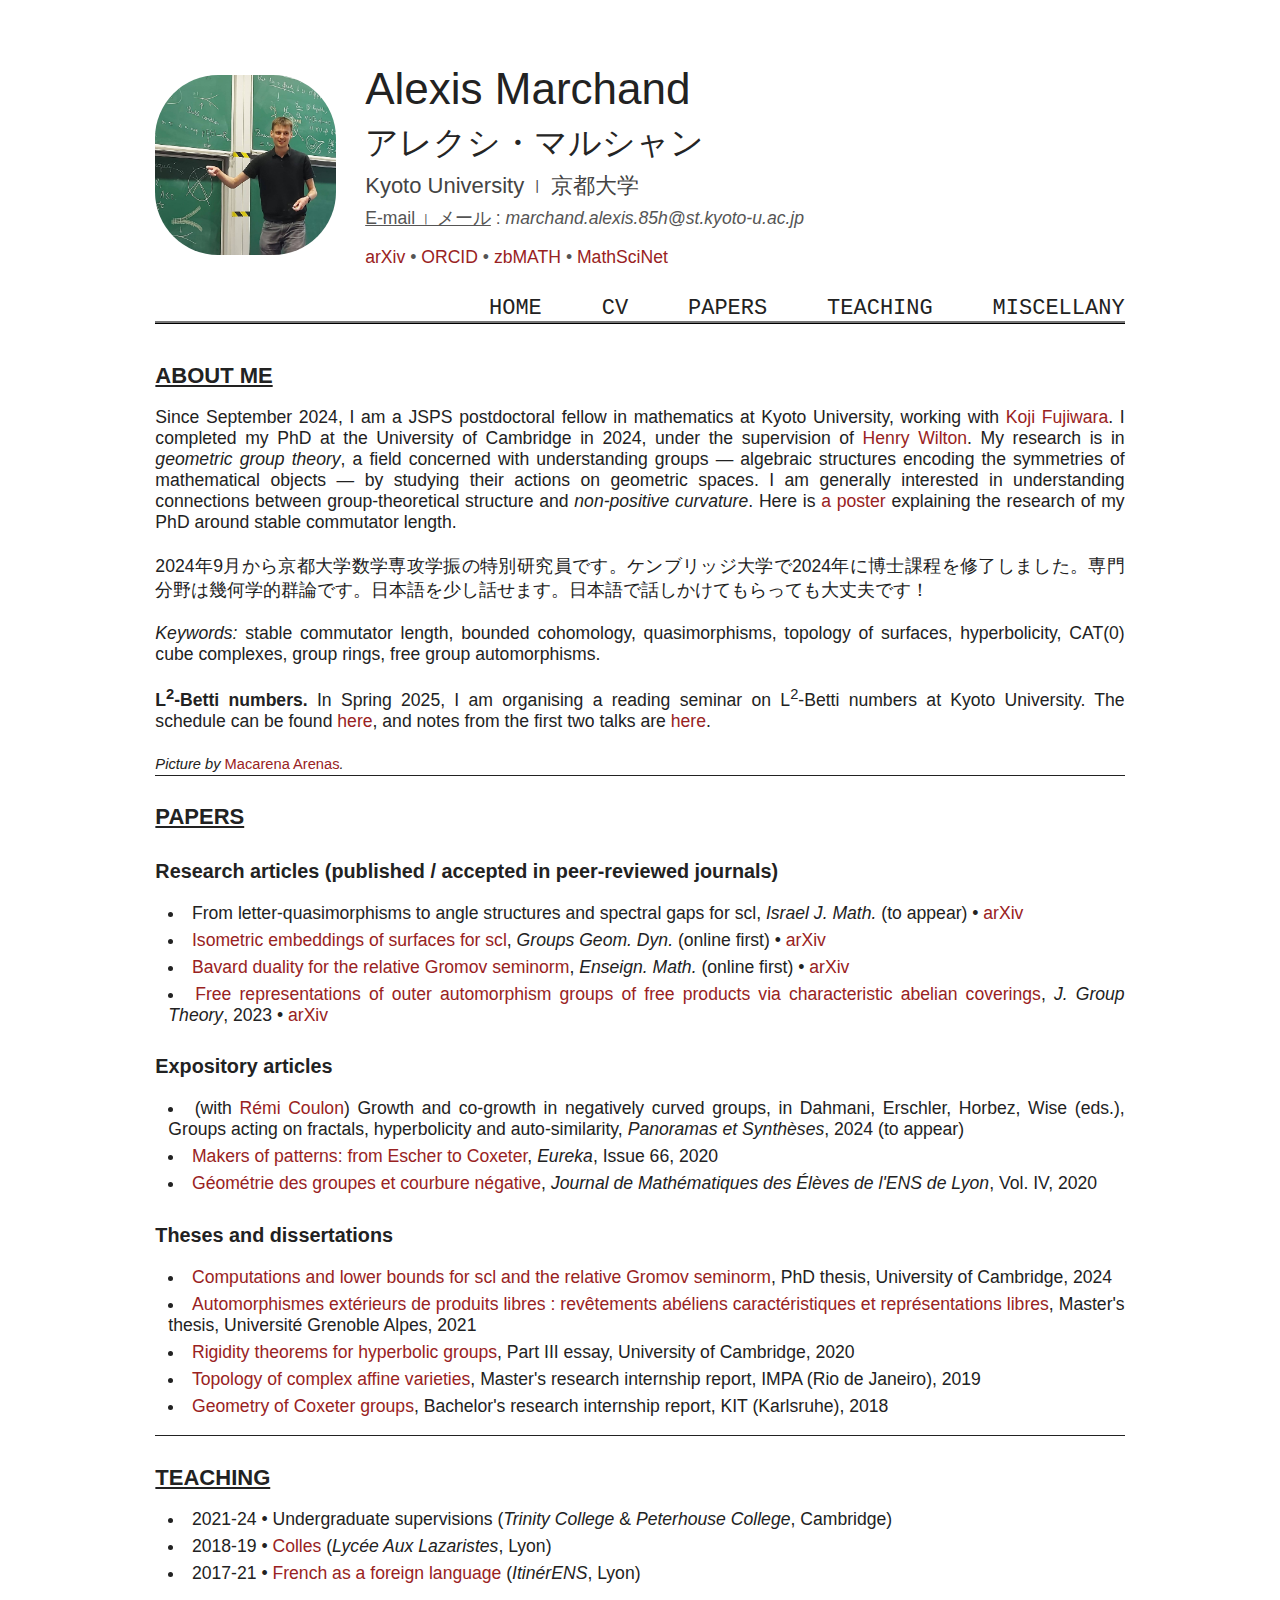
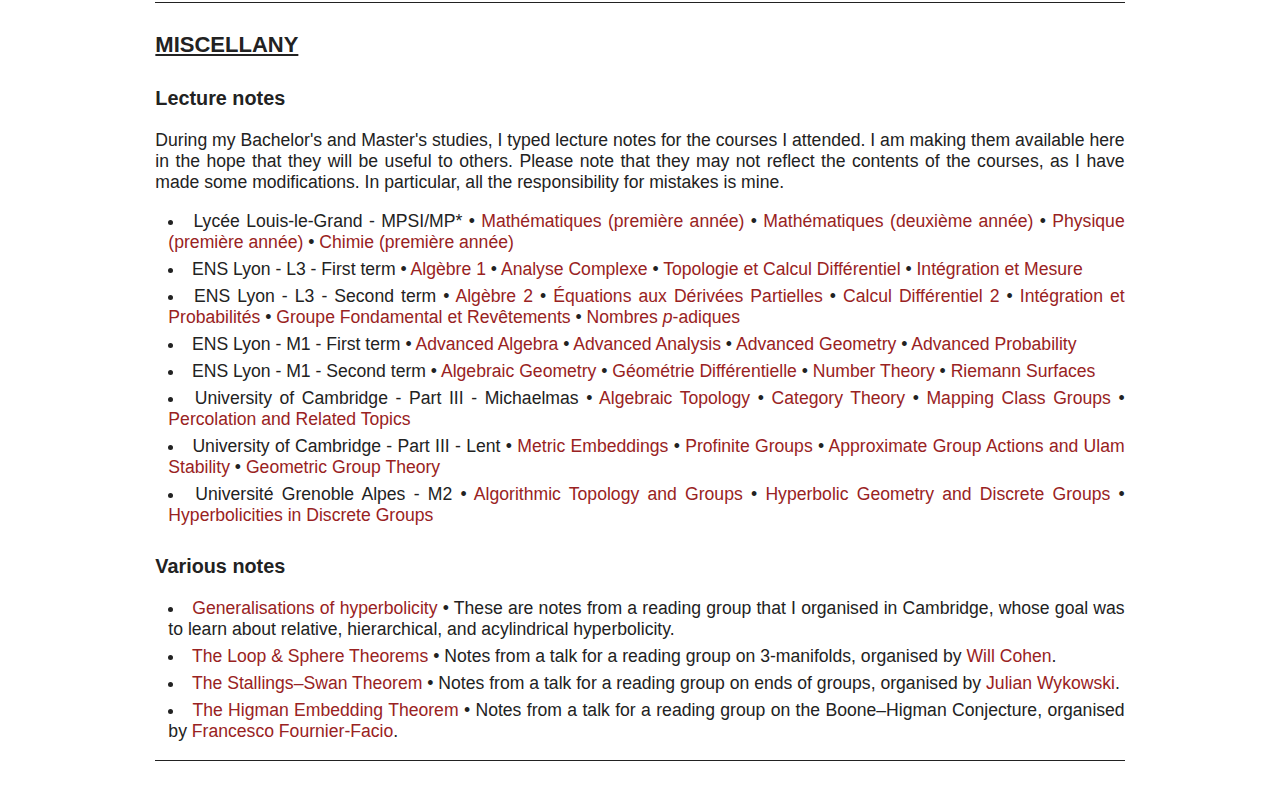
<file: index.html>
<!DOCTYPE html>
<html>

   <head>
	<html>
		<meta charset="utf-8" />
		<meta name="viewport" content="width=device-width, initial-scale=1" />
		<meta name="description" content="Academic webpage of Alexis Marchand" />
	</html>
      <link rel="stylesheet" href="style.css"/>
      <link rel="icon" type="image/x-icon" href="pictures/favicon.ico">
      <title>Alexis Marchand</title>
   </head>


   <body>
      <div id="page">

      <header>
	<div class="container">
		<div class="image">
			<img class="img-circle" src="pictures/photo.png" />
		</div>

		<div class="text">

			<h1>Alexis Marchand<br>
				<span class="jp">アレクシ</span><span class="jp">・</span><span class="jp">マルシャン</span></h1>

			<h2>Kyoto University । 京都大学</h2>

			<h3><span style="text-decoration: underline;">E-mail । メール</span> : <i>marchand.alexis.85h@st.kyoto-u.ac.jp</i></h3>

			<h3><a href="http://arxiv.org/a/marchand_a_1">arXiv</a>
          &#8226; <a href="https://orcid.org/0000-0001-6594-4254">ORCID</a>
          &#8226; <a href="https://zbmath.org/authors/marchand.alexis">zbMATH</a>
          &#8226; <a href="https://mathscinet.ams.org/mathscinet/MRAuthorID/1549589">MathSciNet</a></h3>

			<nav>
			  <a href="." class="navigation">Home</a>
        <a href="docs/CV-en.pdf" target="_blank" class="navigation">CV</a>
        <a href="#papers" class="navigation">Papers</a>
        <a href="#teaching" class="navigation">Teaching</a>
        <a href="#misc" class="navigation">Miscellany</a>
			</nav>
		</div>
	</div>
      </header>

      <article id="aboutme">
        <h2>About me</h2>
        Since September 2024, I am a JSPS postdoctoral fellow in mathematics at Kyoto University, working with <a href="https://www.math.kyoto-u.ac.jp/~kfujiwara/">Koji Fujiwara</a>. I completed my PhD at the University of Cambridge in 2024, under the supervision of <a href="https://www.dpmms.cam.ac.uk/~hjrw2/">Henry Wilton</a>.
        My research is in <em>geometric group theory</em>, a field concerned with understanding groups — algebraic structures encoding the symmetries of mathematical objects — by studying their actions on geometric spaces.
   	I am generally interested in understanding connections between group-theoretical structure and <em>non-positive curvature</em>.
	Here is <a href="docs/maths/2024-Poster-SCLSurfacesRationality.pdf">a poster</a> explaining the research of my PhD around stable commutator length.<br/><br/>

                2024年9月から京都大学数学専攻学振の特別研究員です。ケンブリッジ大学で2024年に博士課程を修了しました。専門分野は幾何学的群論です。日本語を少し話せます。日本語で話しかけてもらっても大丈夫です！<br/><br/>

	<em>Keywords:</em> stable commutator length, bounded cohomology, quasimorphisms, topology of surfaces, hyperbolicity, CAT(0) cube complexes, group rings, free group automorphisms.<br/><br/>

	<b>L<sup>2</sup>-Betti numbers.</b> In Spring 2025, I am organising a reading seminar on L<sup>2</sup>-Betti numbers at Kyoto University. The schedule can be found <a href="docs/maths/2025-L2BettiNumbers-Schedule.pdf">here</a>, and notes from the first two talks are <a href="docs/maths/2025-L2BettiNumbers.pdf">here</a>.<br/><br/>

	<small><i>Picture by <a href="https://www.dpmms.cam.ac.uk/~mcr59/">Macarena Arenas</a>.</i></small>
      </article>

      <article id="papers">
        <h2>Papers</h2>
        <h3>Research articles (published / accepted in peer-reviewed journals)</h3>
	<ul>
          <li>From letter-quasimorphisms to angle structures and spectral gaps for scl, <span class="emph">Israel J. Math.</span> (to appear)
	                &#8226; <a href="https://arxiv.org/abs/2402.13856">arXiv</a>
		</li>
          <li><a href="https://doi.org/10.4171/ggd/845">Isometric embeddings of surfaces for scl</a>, <span class="emph">Groups Geom. Dyn.</span> (online first)
	                &#8226; <a href="https://arxiv.org/abs/2302.04133">arXiv</a>
		</li>
          <li><a href="https://doi.org/10.4171/lem/1087">Bavard duality for the relative Gromov seminorm</a>, <span class="emph">Enseign. Math.</span> (online first)
                  &#8226; <a href="https://arxiv.org/abs/2305.02149">arXiv</a>
		</li>

          <li><a href="https://doi.org/10.1515/jgth-2021-0154">Free representations of outer automorphism groups of free products via characteristic abelian coverings</a>, <span class="emph">J. Group Theory</span>, 2023
	                &#8226; <a href="https://arxiv.org/abs/2107.11230">arXiv</a>
		</li>
        </ul>
        <h3>Expository articles</h3>
        <ul>
        	<li>(with <a href="https://rcoulon.perso.math.cnrs.fr/">Rémi Coulon</a>) Growth and co-growth in negatively curved groups, in Dahmani, Erschler, Horbez, Wise (eds.), Groups acting on fractals, hyperbolicity and auto-similarity, <span class="emph">Panoramas et Synthèses</span>, 2024 (to appear)<br/>
		</li>

        	<li><a href="docs/maths/2020-ArticleEureka-Published.pdf">Makers of patterns: from Escher to Coxeter</a>, <span class="emph">Eureka</span>, Issue 66, 2020
		</li>

		<li><a href="docs/maths/2019-ArticleJME.pdf">Géométrie des groupes et courbure négative</a>, <span class="emph">Journal de Mathématiques des Élèves de l'ENS de Lyon</span>, Vol. IV, 2020
		</li>
	</ul>

	<h3>Theses and dissertations</h3>
	<ul>
		<li><a href="https://doi.org/10.17863/CAM.112418">Computations and lower bounds for scl and the relative Gromov seminorm</a>, PhD thesis, University of Cambridge, 2024</li>
		
		<li><a href="docs/maths/2021-AutomorphismesExterieursProduitsLibres.pdf">Automorphismes extérieurs de produits libres : revêtements abéliens caractéristiques et représentations libres</a>, Master's thesis, Université Grenoble Alpes, 2021</li>

		<li><a href="docs/maths/2020-RigidityTheoremsHyperbolicGroups.pdf">Rigidity theorems for hyperbolic groups</a>, Part III essay, University of Cambridge, 2020</li>

		<li><a href="docs/maths/2019-TopologyComplexAffineVarieties.pdf">Topology of complex affine varieties</a>, Master's research internship report, IMPA (Rio de Janeiro), 2019</li>

		<li><a href="docs/maths/2018-GeometryCoxeterGroups.pdf">Geometry of Coxeter groups</a>, Bachelor's research internship report, KIT (Karlsruhe), 2018</li>
        </ul>
      </article>

      <article id="teaching">
        <h2>Teaching</h2>
        <ul>
	        <li>2021-24 &#8226; Undergraduate supervisions (<span class="emph">Trinity College</span> &amp; <span class="emph">Peterhouse College</span>, Cambridge)</li>
        	<li>2018-19 &#8226; <a href=colles/>Colles</a> (<span class="emph">Lycée Aux Lazaristes</span>, Lyon)</li>
        	<li>2017-21 &#8226; <a href=itinerens/>French as a foreign language</a> (<span class="emph">ItinérENS</span>, Lyon)</li>
        </ul>
      </article>

      <article id="misc">
        <h2>Miscellany</h2>

	<h3>Lecture notes</h3>
	During my Bachelor's and Master's studies, I typed lecture notes for the courses I attended.
	I am making them available here in the hope that they will be useful to others.
	Please note that they may not reflect the contents of the courses, as I have made some modifications.
	In particular, all the responsibility for mistakes is mine.
	<ul>
	  <li>Lycée Louis-le-Grand - MPSI/MP* &#8226; <a href=docs/lecture-notes/Mathematiques-Sup.pdf>Mathématiques (première année)</a> &#8226; <a href=docs/lecture-notes/Mathematiques-Spe.pdf>Mathématiques (deuxième année)</a> &#8226; <a href=docs/lecture-notes/Physique-Sup.pdf>Physique (première année)</a> &#8226; <a href=docs/lecture-notes/Chimie-Sup.pdf>Chimie (première année)</a></li>

	  <li>ENS Lyon - L3 - First term &#8226; <a href=docs/lecture-notes/L3-Algebre-1.pdf>Algèbre 1</a> &#8226; <a href=docs/lecture-notes/L3-Analyse-Complexe.pdf>Analyse Complexe</a> &#8226; <a href=docs/lecture-notes/L3-Topologie-Calcul-Differentiel.pdf>Topologie et Calcul Différentiel</a> &#8226; <a href=docs/lecture-notes/L3-Integration-Mesure.pdf>Intégration et Mesure</a></li>

	  <li>ENS Lyon - L3 - Second term &#8226; <a href=docs/lecture-notes/L3-Algebre-2.pdf>Algèbre 2</a> &#8226; <a href=docs/lecture-notes/L3-Analyse-EDP.pdf>Équations aux Dérivées Partielles</a> &#8226; <a href=docs/lecture-notes/L3-Calcul-Differentiel-2.pdf>Calcul Différentiel 2</a> &#8226; <a href=docs/lecture-notes/L3-Integration-Probabilites.pdf>Intégration et Probabilités</a> &#8226; <a href=docs/lecture-notes/L3-Groupe-Fondamental-Revetements.pdf>Groupe Fondamental et Revêtements</a> &#8226; <a href=docs/lecture-notes/L3-Nombres-p-Adiques.pdf>Nombres <i>p</i>-adiques</a></li>

	  <li>ENS Lyon - M1 - First term &#8226; <a href=docs/lecture-notes/M1-Advanced-Algebra.pdf>Advanced Algebra</a> &#8226; <a href=docs/lecture-notes/M1-Advanced-Analysis.pdf>Advanced Analysis</a> &#8226; <a href=docs/lecture-notes/M1-Advanced-Geometry.pdf>Advanced Geometry</a> &#8226; <a href=docs/lecture-notes/M1-Advanced-Probability.pdf>Advanced Probability</a></li>

	  <li>ENS Lyon - M1 - Second term &#8226; <a href=docs/lecture-notes/M1-Algebraic-Geometry.pdf>Algebraic Geometry</a> &#8226; <a href=docs/lecture-notes/M1-Geometrie-Differentielle.pdf>Géométrie Différentielle</a> &#8226; <a href=docs/lecture-notes/M1-Number-Theory.pdf>Number Theory</a> &#8226; <a href=docs/lecture-notes/M1-Riemann-Surfaces.pdf>Riemann Surfaces</a></li>

	  <li>University of Cambridge - Part III - Michaelmas &#8226; <a href=docs/lecture-notes/PartIII-AlgebraicTopology.pdf>Algebraic Topology</a> &#8226; <a href=docs/lecture-notes/PartIII-CategoryTheory.pdf>Category Theory</a> &#8226; <a href=docs/lecture-notes/PartIII-MappingClassGroups.pdf>Mapping Class Groups</a> &#8226; <a href=docs/lecture-notes/PartIII-Percolation.pdf>Percolation and Related Topics</a></li>

	  <li>University of Cambridge - Part III - Lent &#8226; <a href=docs/lecture-notes/PartIII-MetricEmbeddings.pdf>Metric Embeddings</a> &#8226; <a href=docs/lecture-notes/PartIII-ProfiniteGroups.pdf>Profinite Groups</a> &#8226; <a href=docs/lecture-notes/PartIII-ApproximateGroupActions.pdf>Approximate Group Actions and Ulam Stability</a> &#8226; <a href=docs/lecture-notes/PartIII-GeometricGroupTheory.pdf>Geometric Group Theory</a></li>

	  <li>Université Grenoble Alpes - M2 &#8226; <a href=docs/lecture-notes/M2-AlgorithmicTopologyAndGroups.pdf>Algorithmic Topology and Groups</a> &#8226; <a href=docs/lecture-notes/M2-HyperbolicGeometryAndDiscreteGroups.pdf>Hyperbolic Geometry and Discrete Groups</a> &#8226; <a href=docs/lecture-notes/M2-HyperbolicitiesInDiscreteGroups.pdf>Hyperbolicities in Discrete Groups</a></li>
	</ul>

	<h3>Various notes</h3>
	<ul>
	  <li><a href=docs/maths/2022-GeneralisationsOfHyperbolicity.pdf>Generalisations of hyperbolicity</a> &#8226; These are notes from a reading group that I organised in Cambridge, whose goal was to learn about relative, hierarchical, and acylindrical hyperbolicity.</li>
	  <li><a href=docs/maths/2023-LoopTheorem.pdf>The Loop &amp; Sphere Theorems</a> &#8226; Notes from a talk for a reading group on 3-manifolds, organised by <a href="https://sites.google.com/view/williamdcohen">Will Cohen</a>.</li>
	  <li><a href=docs/maths/2023-StallingsSwanTheorem.pdf>The Stallings–Swan Theorem</a> &#8226; Notes from a talk for a reading group on ends of groups, organised by <a href="https://sites.google.com/view/julian-wykowski">Julian Wykowski</a>.</li>
	  <li><a href=docs/maths/2024-HigmanEmbeddingTheorem.pdf>The Higman Embedding Theorem</a> &#8226; Notes from a talk for a reading group on the Boone–Higman Conjecture, organised by <a href="https://www.fffmaths.com/">Francesco Fournier-Facio</a>.</li>
	</ul>
      </article>
    </div>
   </body>

</html>
</file>
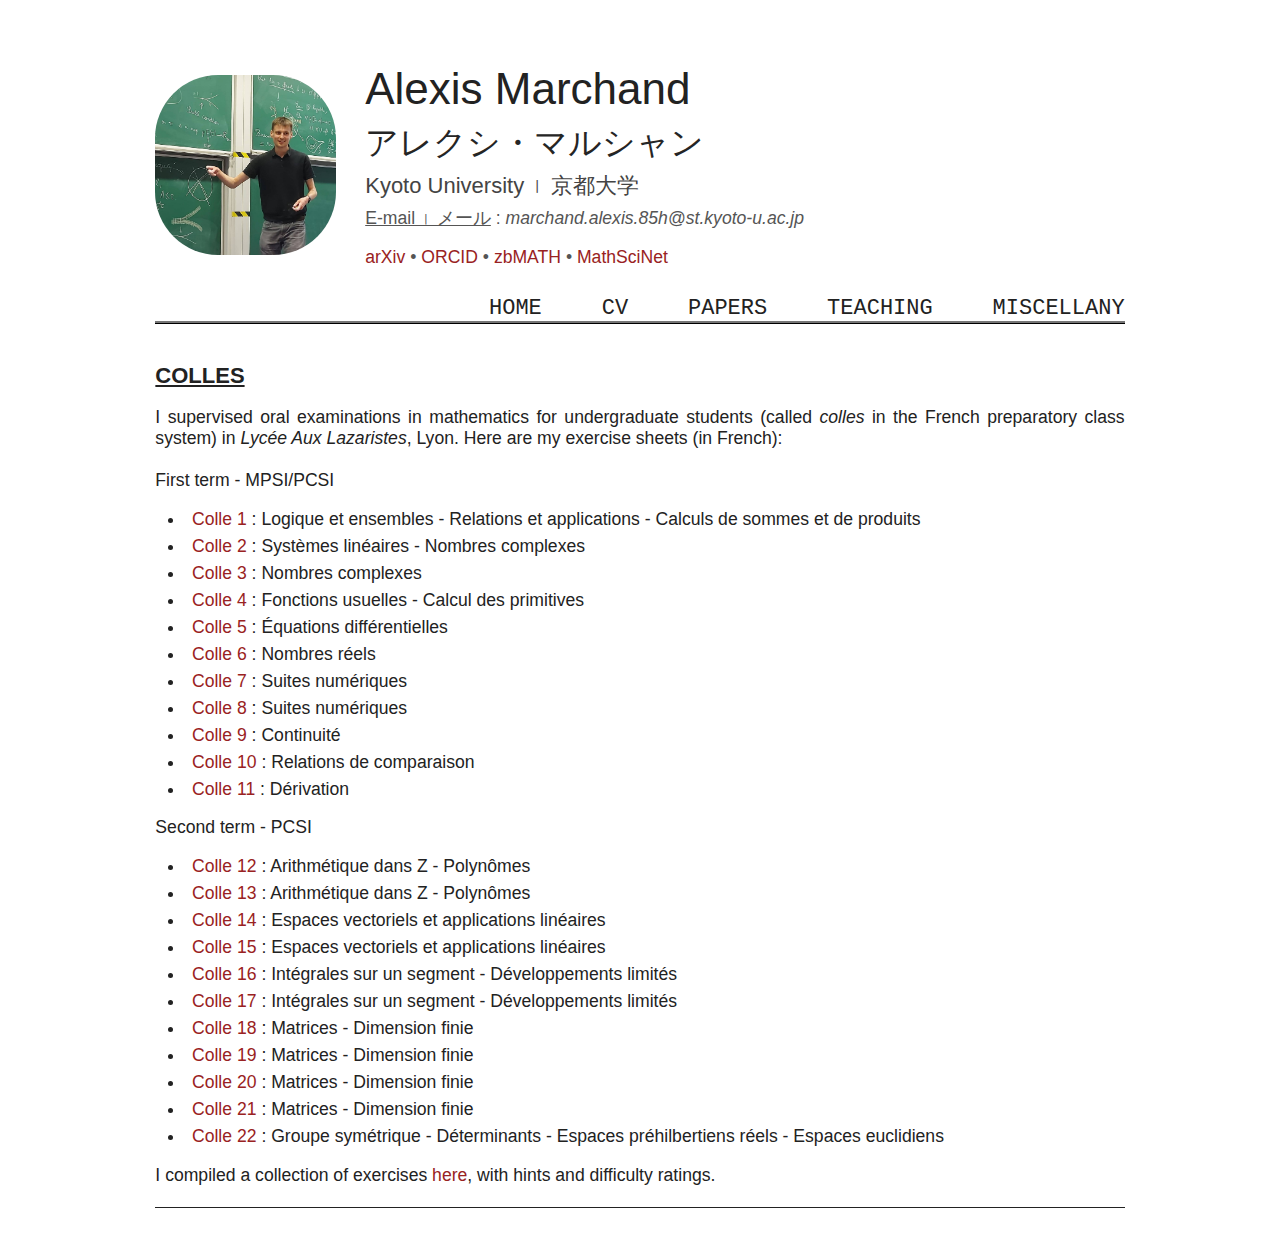
<file: colles/index.html>
<!DOCTYPE html>
<html>

   <head>
      <!DOCTYPE html>
<html>

	<meta charset="utf-8" />
	<meta name="viewport" content="width=device-width, initial-scale=1" />
	<meta name="description" content="Academic webpage of Alexis Marchand" />

</html>
      <link rel="stylesheet" href="../style.css"/>
      <link rel="icon" type="image/x-icon" href="../pictures/favicon.ico">
      <title>Alexis Marchand
</title>
   </head>

   <body>
      <div id="page">

      <header>
	<div class="container">
		<div class="image">
			<img class="img-circle" src="../pictures/photo.png" />
		</div>

		<div class="text">

			<h1>Alexis Marchand<br>
				<span class="jp">アレクシ</span><span class="jp">・</span><span class="jp">マルシャン</span></h1>

			<h2>Kyoto University । 京都大学</h2>

			<h3><span style="text-decoration: underline;">E-mail । メール</span> : <i>marchand.alexis.85h@st.kyoto-u.ac.jp</i></h3>

			<h3><a href="http://arxiv.org/a/marchand_a_1">arXiv</a>

          &#8226; <a href="https://orcid.org/0000-0001-6594-4254">ORCID</a>
          &#8226; <a href="https://zbmath.org/authors/marchand.alexis">zbMATH</a>

          &#8226; <a href="https://mathscinet.ams.org/mathscinet/MRAuthorID/1549589">MathSciNet</a></h3>

			<nav>
			  <a href=".." class="navigation">Home</a>
        <a href="../docs/CV-en.pdf" target="_blank" class="navigation">CV</a>
        <a href="..#papers" class="navigation">Papers</a>
        <a href="..#teaching" class="navigation">Teaching</a>
        <a href="..#misc" class="navigation">Miscellany</a>
			</nav>
		</div>
	</div>
      </header>

      <article>
        <h2>Colles</h2>
        I supervised oral examinations in mathematics for undergraduate students (called <em>colles</em> in the French preparatory class system) in <em>Lycée Aux Lazaristes</em>, Lyon. Here are my exercise sheets (in French):<br/><br/>
        First term - MPSI/PCSI
        <ul>
	        <li><a href="../docs/colles/Colles-18-19-Semaine-1.pdf">Colle 1</a> : Logique et ensembles - Relations et applications - Calculs de sommes et de produits</li>
	        <li><a href="../docs/colles/Colles-18-19-Semaine-2.pdf">Colle 2</a> : Systèmes linéaires - Nombres complexes</li>
	        <li><a href="../docs/colles/Colles-18-19-Semaine-3.pdf">Colle 3</a> : Nombres complexes</li>
	        <li><a href="../docs/colles/Colles-18-19-Semaine-4.pdf">Colle 4</a> : Fonctions usuelles - Calcul des primitives</li>
	        <li><a href="../docs/colles/Colles-18-19-Semaine-5.pdf">Colle 5</a> : Équations différentielles</li>
	        <li><a href="../docs/colles/Colles-18-19-Semaine-6.pdf">Colle 6</a> : Nombres réels</li>
	        <li><a href="../docs/colles/Colles-18-19-Semaine-7.pdf">Colle 7</a> : Suites numériques</li>
	        <li><a href="../docs/colles/Colles-18-19-Semaine-8.pdf">Colle 8</a> : Suites numériques</li>
	        <li><a href="../docs/colles/Colles-18-19-Semaine-9.pdf">Colle 9</a> : Continuité</li>
	        <li><a href="../docs/colles/Colles-18-19-Semaine-10.pdf">Colle 10</a> : Relations de comparaison</li>
	        <li><a href="../docs/colles/Colles-18-19-Semaine-11.pdf">Colle 11</a> : Dérivation</li>
        </ul>
        Second term - PCSI
        <ul>
	        <li><a href="../docs/colles/Colles-18-19-Semaine-12.pdf">Colle 12</a> : Arithmétique dans Z - Polynômes</li>
	        <li><a href="../docs/colles/Colles-18-19-Semaine-13.pdf">Colle 13</a> : Arithmétique dans Z - Polynômes</li>
	        <li><a href="../docs/colles/Colles-18-19-Semaine-14.pdf">Colle 14</a> : Espaces vectoriels et applications linéaires</li>
	        <li><a href="../docs/colles/Colles-18-19-Semaine-15.pdf">Colle 15</a> : Espaces vectoriels et applications linéaires</li>
	        <li><a href="../docs/colles/Colles-18-19-Semaine-16.pdf">Colle 16</a> : Intégrales sur un segment - Développements limités</li>
	        <li><a href="../docs/colles/Colles-18-19-Semaine-17.pdf">Colle 17</a> : Intégrales sur un segment - Développements limités</li>
	        <li><a href="../docs/colles/Colles-18-19-Semaine-18.pdf">Colle 18</a> : Matrices - Dimension finie</li>
	        <li><a href="../docs/colles/Colles-18-19-Semaine-19.pdf">Colle 19</a> : Matrices - Dimension finie</li>
	        <li><a href="../docs/colles/Colles-18-19-Semaine-20.pdf">Colle 20</a> : Matrices - Dimension finie</li>
	        <li><a href="../docs/colles/Colles-18-19-Semaine-21.pdf">Colle 21</a> : Matrices - Dimension finie</li>
	        <li><a href="../docs/colles/Colles-18-19-Semaine-22.pdf">Colle 22</a> : Groupe symétrique - Déterminants - Espaces préhilbertiens réels - Espaces euclidiens</li>
         </ul>
         </ul>
         I compiled a collection of exercises <a href="../docs/colles/Exercices-Colles.pdf">here</a>, with hints and difficulty ratings.<br/><br/>
      </article>
    </div>
   </body>

</html>
</file>
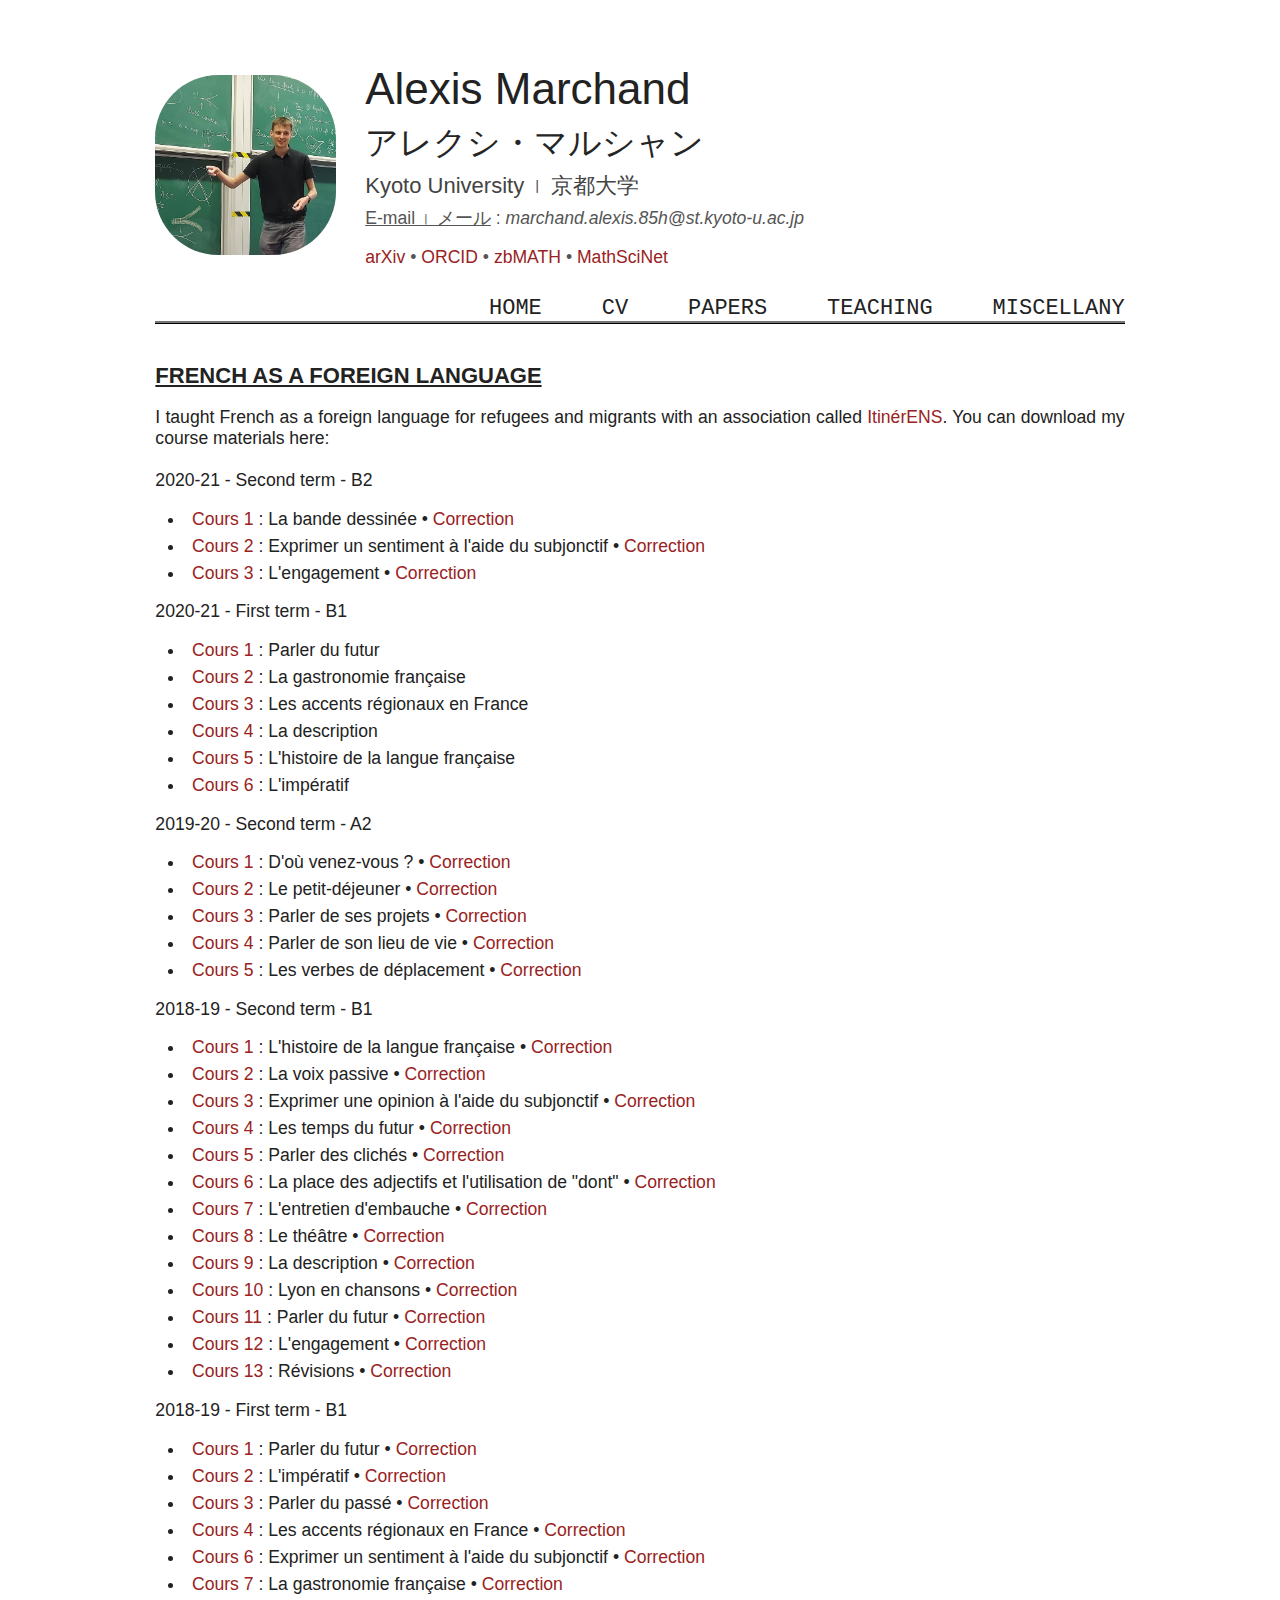
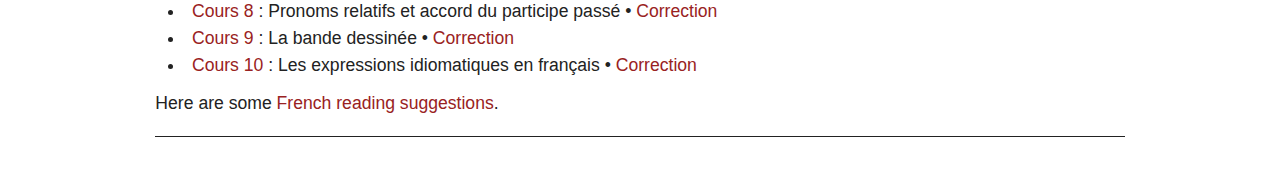
<file: itinerens/index.html>
<!DOCTYPE html>
<html>

   <head>
      <!DOCTYPE html>
<html>

	<meta charset="utf-8" />
	<meta name="viewport" content="width=device-width, initial-scale=1" />
	<meta name="description" content="Academic webpage of Alexis Marchand" />

</html>
      <link rel="stylesheet" href="../style.css"/>
      <link rel="icon" type="image/x-icon" href="../pictures/favicon.ico">
      <title>Alexis Marchand
</title>
   </head>

   <body>
      <div id="page">

      <header>
	<div class="container">
		<div class="image">
			<img class="img-circle" src="../pictures/photo.png" />
		</div>

		<div class="text">

			<h1>Alexis Marchand<br>
				<span class="jp">アレクシ</span><span class="jp">・</span><span class="jp">マルシャン</span></h1>

			<h2>Kyoto University । 京都大学</h2>

			<h3><span style="text-decoration: underline;">E-mail । メール</span> : <i>marchand.alexis.85h@st.kyoto-u.ac.jp</i></h3>

			<h3><a href="http://arxiv.org/a/marchand_a_1">arXiv</a>

          &#8226; <a href="https://orcid.org/0000-0001-6594-4254">ORCID</a>
          &#8226; <a href="https://zbmath.org/authors/marchand.alexis">zbMATH</a>

          &#8226; <a href="https://mathscinet.ams.org/mathscinet/MRAuthorID/1549589">MathSciNet</a></h3>

			<nav>
			  <a href=".." class="navigation">Home</a>
        <a href="../docs/CV-en.pdf" target="_blank" class="navigation">CV</a>
        <a href="..#papers" class="navigation">Papers</a>
        <a href="..#teaching" class="navigation">Teaching</a>
        <a href="..#misc" class="navigation">Miscellany</a>
			</nav>
		</div>
	</div>
      </header>

      <article>
        <h2>French as a foreign language</h2>
        I taught French as a foreign language for refugees and migrants with an association called <a href="https://itinerens.wordpress.com/">ItinérENS</a>. You can download my course materials here:<br/><br/>
        2020-21 - Second term - B2
        <ul>
	        <li><a href="../docs/itinerens/FLE-20-21-S2-Cours1.pdf">Cours 1</a> : La bande dessinée &#8226; <a href="../docs/itinerens/FLE-20-21-S2-Cours1-Correction.pdf">Correction</a></li>
	        <li><a href="../docs/itinerens/FLE-20-21-S2-Cours2.pdf">Cours 2</a> : Exprimer un sentiment à l'aide du subjonctif &#8226; <a href="../docs/itinerens/FLE-20-21-S2-Cours2-Correction.pdf">Correction</a></li>
	        <li><a href="../docs/itinerens/FLE-20-21-S2-Cours3.pdf">Cours 3</a> : L'engagement &#8226; <a href="../docs/itinerens/FLE-20-21-S2-Cours3-Correction.pdf">Correction</a></li>
	</ul>
        2020-21 - First term - B1
        <ul>
	        <li><a href="../docs/itinerens/FLE-20-21-S1-Cours1.pdf">Cours 1</a> : Parler du futur</li>
	        <li><a href="../docs/itinerens/FLE-20-21-S1-Cours2.pdf">Cours 2</a> : La gastronomie française</li>
	        <li><a href="../docs/itinerens/FLE-20-21-S1-Cours3.pdf">Cours 3</a> : Les accents régionaux en France</li>
	        <li><a href="../docs/itinerens/FLE-20-21-S1-Cours4.pdf">Cours 4</a> : La description</li>
	        <li><a href="../docs/itinerens/FLE-20-21-S1-Cours5.pdf">Cours 5</a> : L'histoire de la langue française</li>
	        <li><a href="../docs/itinerens/FLE-20-21-S1-Cours6.pdf">Cours 6</a> : L'impératif</li>
        </ul>
        2019-20 - Second term - A2
        <ul>
	        <li><a href="../docs/itinerens/FLE-19-20-S2-Cours1.pdf">Cours 1</a> : D'où venez-vous ? &#8226; <a href="../docs/itinerens/FLE-19-20-S2-Cours1-Correction.pdf">Correction</a></li>
	        <li><a href="../docs/itinerens/FLE-19-20-S2-Cours2.pdf">Cours 2</a> : Le petit-déjeuner &#8226; <a href="../docs/itinerens/FLE-19-20-S2-Cours2-Correction.pdf">Correction</a></li>
	        <li><a href="../docs/itinerens/FLE-19-20-S2-Cours3.pdf">Cours 3</a> : Parler de ses projets &#8226; <a href="../docs/itinerens/FLE-19-20-S2-Cours3-Correction.pdf">Correction</a></li>
	        <li><a href="../docs/itinerens/FLE-19-20-S2-Cours4.pdf">Cours 4</a> : Parler de son lieu de vie &#8226; <a href="../docs/itinerens/FLE-19-20-S2-Cours4-Correction.pdf">Correction</a></li>
	        <li><a href="../docs/itinerens/FLE-19-20-S2-Cours5.pdf">Cours 5</a> : Les verbes de déplacement &#8226; <a href="../docs/itinerens/FLE-19-20-S2-Cours5-Correction.pdf">Correction</a></li>
        </ul>
        2018-19 - Second term - B1
        <ul>
	        <li><a href="../docs/itinerens/FLE-18-19-S2-Cours1.pdf">Cours 1</a> : L'histoire de la langue française &#8226; <a href="../docs/itinerens/FLE-18-19-S2-Cours1-Correction.pdf">Correction</a></li>
	        <li><a href="../docs/itinerens/FLE-18-19-S2-Cours2.pdf">Cours 2</a> : La voix passive &#8226; <a href="../docs/itinerens/FLE-18-19-S2-Cours2-Correction.pdf">Correction</a></li>
	        <li><a href="../docs/itinerens/FLE-18-19-S2-Cours3.pdf">Cours 3</a> : Exprimer une opinion à l'aide du subjonctif &#8226; <a href="../docs/itinerens/FLE-18-19-S2-Cours3-Correction.pdf">Correction</a></li>
	        <li><a href="../docs/itinerens/FLE-18-19-S2-Cours4.pdf">Cours 4</a> : Les temps du futur &#8226; <a href="../docs/itinerens/FLE-18-19-S2-Cours4-Correction.pdf">Correction</a></li>
	        <li><a href="../docs/itinerens/FLE-18-19-S2-Cours5.pdf">Cours 5</a> : Parler des clichés &#8226; <a href="../docs/itinerens/FLE-18-19-S2-Cours5-Correction.pdf">Correction</a></li>
	        <li><a href="../docs/itinerens/FLE-18-19-S2-Cours6.pdf">Cours 6</a> : La place des adjectifs et l'utilisation de "dont" &#8226; <a href="../docs/itinerens/FLE-18-19-S2-Cours6-Correction.pdf">Correction</a></li>
	        <li><a href="../docs/itinerens/FLE-18-19-S2-Cours7.pdf">Cours 7</a> : L'entretien d'embauche &#8226; <a href="../docs/itinerens/FLE-18-19-S2-Cours7-Correction.pdf">Correction</a></li>
	        <li><a href="../docs/itinerens/FLE-18-19-S2-Cours8.pdf">Cours 8</a> : Le théâtre &#8226; <a href="../docs/itinerens/FLE-18-19-S2-Cours8-Correction.pdf">Correction</a></li>
	        <li><a href="../docs/itinerens/FLE-18-19-S2-Cours9.pdf">Cours 9</a> : La description &#8226; <a href="../docs/itinerens/FLE-18-19-S2-Cours9-Correction.pdf">Correction</a></li>
	        <li><a href="../docs/itinerens/FLE-18-19-S2-Cours10.pdf">Cours 10</a> : Lyon en chansons &#8226; <a href="../docs/itinerens/FLE-18-19-S2-Cours10-Correction.pdf">Correction</a></li>
	        <li><a href="../docs/itinerens/FLE-18-19-S2-Cours11.pdf">Cours 11</a> : Parler du futur &#8226; <a href="../docs/itinerens/FLE-18-19-S2-Cours11-Correction.pdf">Correction</a></li>
	        <li><a href="../docs/itinerens/FLE-18-19-S2-Cours12.pdf">Cours 12</a> : L'engagement &#8226; <a href="../docs/itinerens/FLE-18-19-S2-Cours12-Correction.pdf">Correction</a></li>
	        <li><a href="../docs/itinerens/FLE-18-19-S2-Cours13.pdf">Cours 13</a> : Révisions &#8226; <a href="../docs/itinerens/FLE-18-19-S2-Cours13-Correction.pdf">Correction</a></li>
        </ul>
        2018-19 - First term - B1
        <ul>
	        <li><a href="../docs/itinerens/FLE-18-19-S1-Cours1.pdf">Cours 1</a> : Parler du futur &#8226; <a href="../docs/itinerens/FLE-18-19-S1-Cours1-Correction.pdf">Correction</a></li>
	        <li><a href="../docs/itinerens/FLE-18-19-S1-Cours2.pdf">Cours 2</a> : L'impératif &#8226; <a href="../docs/itinerens/FLE-18-19-S1-Cours2-Correction.pdf">Correction</a></li>
	        <li><a href="../docs/itinerens/FLE-18-19-S1-Cours3.pdf">Cours 3</a> : Parler du passé &#8226; <a href="../docs/itinerens/FLE-18-19-S1-Cours3-Correction.pdf">Correction</a></li>
	        <li><a href="../docs/itinerens/FLE-18-19-S1-Cours4.pdf">Cours 4</a> : Les accents régionaux en France &#8226; <a href="../docs/itinerens/FLE-18-19-S1-Cours4-Correction.pdf">Correction</a></li>
	        <li><a href="../docs/itinerens/FLE-18-19-S1-Cours6.pdf">Cours 6</a> : Exprimer un sentiment à l'aide du subjonctif &#8226; <a href="../docs/itinerens/FLE-18-19-S1-Cours6-Correction.pdf">Correction</a></li>
	        <li><a href="../docs/itinerens/FLE-18-19-S1-Cours7.pdf">Cours 7</a> : La gastronomie française &#8226; <a href="../docs/itinerens/FLE-18-19-S1-Cours7-Correction.pdf">Correction</a></li>
	        <li><a href="../docs/itinerens/FLE-18-19-S1-Cours8.pdf">Cours 8</a> : Pronoms relatifs et accord du participe passé &#8226; <a href="../docs/itinerens/FLE-18-19-S1-Cours8-Correction.pdf">Correction</a></li>
	        <li><a href="../docs/itinerens/FLE-18-19-S1-Cours9.pdf">Cours 9</a> : La bande dessinée &#8226; <a href="../docs/itinerens/FLE-18-19-S1-Cours9-Correction.pdf">Correction</a></li>
	        <li><a href="../docs/itinerens/FLE-18-19-S1-Cours10.pdf">Cours 10</a> : Les expressions idiomatiques en français &#8226; <a href="../docs/itinerens/FLE-18-19-S1-Cours10-Correction.pdf">Correction</a></li>
        </ul>
        Here are some <a href="../docs/itinerens/FLE-B1-ConseilsDeLecture.pdf">French reading suggestions</a>.<br/><br/>
      </article>
    </div>
   </body>

</html>
</file>
<file: style.css>
body
{
   background-color: #fff;
   color: #222;
   font-size: 1.1em;
   font-family: "Trebuchet MS", Helvetica, sans-serif;
   text-align: left;
   padding: 2%;
}

#page
{
   margin: 0%;
   padding: 0%;
}

@media only screen and (min-width: 1000px)
{
  /* For large screens: */
  #page
  {
     padding-left: 10%;
     padding-right: 10%;
  }
}

a
{
   font-style: normal;
   text-decoration: none;
   color: #922;
}

a:hover
{
   font-weight: bold;
}

.container {
	display: flex;
	align-items: center;
	justify-content: center
}

.image {
	flex-basis: 25%;
	padding-bottom: 20px;
}

.text {
	flex-basis: 100%;
	padding-left: 20px;
}

.img-circle {
  border-radius: 35%;
  max-width: 95%
}

header
{
   margin-bottom: 20px;
   margin-top: 0px;
   background-color: #fff;
   border-bottom: 3px ridge #222;
   padding: 0.05%;
}

header h1
{
   color: #222;
   font-size: 2.5em;
   display: inline-block;
   width: 100%;
   font-weight: normal;
   font-style: normal;
   margin-bottom: 5px;
}

.jp
{
  font-size: .75em;
  color: #252525;
  white-space: nowrap;
}

header h2
{
   color: #444;
   font-size: 1.25em;
   display: inline-block;
   width: 100%;
   font-weight: normal;
   font-style: normal;
   margin-top: 0px;
   margin-bottom: 5px;
}

header h3
{
   color: #555;
   font-size: 1em;
   display: inline-block;
   width: 100%;
   font-weight: normal;
   font-style: normal;
   margin-top: 0px;
}

article
{
   background-color: #fff;
   margin-bottom: 10px;
   border-bottom: 1px ridge #222;
   text-align: justify;
   padding: 0.05%;
}

article h2
{
   font-size: 1.25em;
   font-weight: bold;
   text-transform: uppercase;
   text-decoration: underline;
}

article h3
{
   font-size: 1.125em;
   font-weight: bold;
   text-decoration: none;
   margin-top: 1.5em;
}

.emph
{
   font-style: italic;
}

article ul
{
   list-style-position : inside;
   list-style-type: disc;
   padding-left: 3px;
   text-align: justify;
}

article li
{
   margin-left: 10px;
   margin-bottom: 6px;
}

nav
{
   display: inline-block;
   text-align: right;
   width: 100%;
   text-transform: uppercase;
   margin-top: 10px;
}

.navigation, .selection
 {
   font-size: 1.25em;
   font-style: normal;
   color: #222;
   text-decoration: none;
   padding-bottom: 3px;
   padding-left: 2.5em;
   font-family: "Lucida Console", Monaco, monospace;
   white-space: nowrap;
 }

 @media only screen and (max-width: 600px)
 {
   /* For small screens: */
   .navigation, .selection
   {
      display: block;
      padding-bottom: 0px;
   }
 }

.selection
{
   color:#454545;
   text-decoration: underline;
}

.language
{
   display: inline-block;
   text-align: right;
   width: 28%;
}

.language ul
{
   list-style-type: none;
   padding-left: 0;
}

.language li
{
   display: inline-block;
}

.language img
{
   width: 30px;
   height: 20px;
   border: 1px ridge #222;
   border-radius: 2px;
   margin-right: 0%;
   margin-left: 0%;
}
</file>
